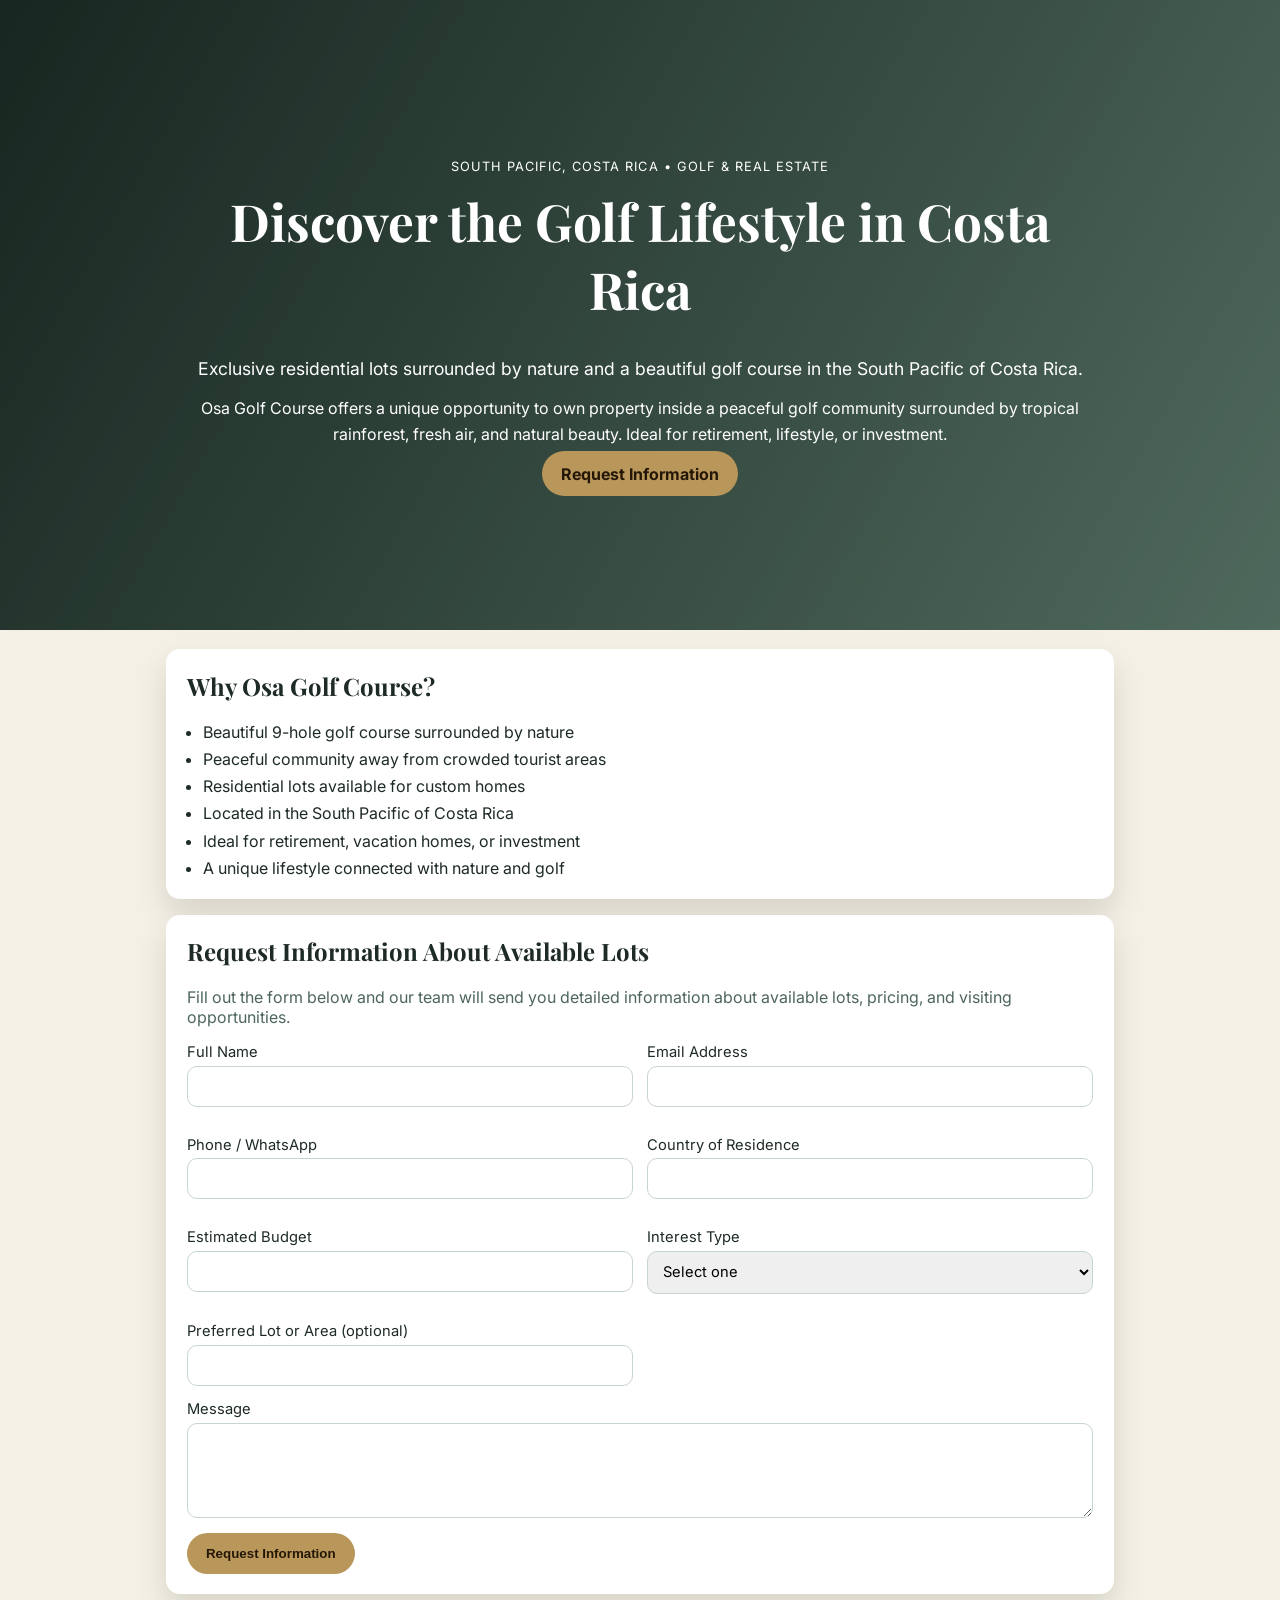
<file: templates/index.html>
<!DOCTYPE html>
<html lang="en">
<head>
  <meta charset="UTF-8" />
  <meta name="viewport" content="width=device-width, initial-scale=1.0" />
  <title>Osa Golf Course | Discover the Golf Lifestyle in Costa Rica</title>
  <link rel="preconnect" href="https://fonts.googleapis.com">
  <link rel="preconnect" href="https://fonts.gstatic.com" crossorigin>
  <link href="https://fonts.googleapis.com/css2?family=Playfair+Display:wght@500;700&family=Inter:wght@300;400;600;700&display=swap" rel="stylesheet">
  <link rel="stylesheet" href="/static/styles.css" />
</head>
<body>
  <div id="app"></div>
  <script src="/static/landing-app.js"></script>
</body>
</html>
</file>
<file: static/styles.css>
:root {
  --deep-green: #12382d;
  --forest: #245244;
  --sand: #f4f0e5;
  --gold: #b9965a;
  --text-dark: #1d2a26;
  --white: #ffffff;
}

* { box-sizing: border-box; }
body { margin: 0; font-family: 'Inter', sans-serif; color: var(--text-dark); background: var(--sand); }

.hero {
  position: relative;
  min-height: 70vh;
  display: flex;
  align-items: center;
  justify-content: center;
  text-align: center;
  padding: 3rem 1.2rem;
  background:
    linear-gradient(120deg, rgba(8, 28, 21, 0.9), rgba(24, 81, 62, 0.6)),
    url('https://images.unsplash.com/photo-1535131749006-b7f58c99034b?auto=format&fit=crop&w=1900&q=80') center/cover;
}
.overlay { position: absolute; inset: 0; background: rgba(4, 16, 12, 0.3); }
.hero-content { position: relative; max-width: 900px; color: var(--white); }
.eyebrow { text-transform: uppercase; letter-spacing: 0.08em; font-size: 0.8rem; }
h1, h2 { font-family: 'Playfair Display', serif; margin-top: 0; }
h1 { font-size: clamp(2rem, 4vw, 3.3rem); }
.subtitle { font-size: 1.1rem; }
.hero-description { line-height: 1.6; }

.cta-button,
button {
  background: var(--gold);
  color: #241707;
  border: 0;
  border-radius: 999px;
  padding: 0.8rem 1.2rem;
  font-weight: 700;
  cursor: pointer;
  text-decoration: none;
}

.content-wrapper {
  display: grid;
  gap: 1rem;
  width: min(980px, 100%);
  margin: 0 auto;
  padding: 1.2rem 1rem 2rem;
}
.card {
  background: var(--white);
  border-radius: 14px;
  box-shadow: 0 15px 30px rgba(0, 0, 0, 0.12);
  padding: 1.3rem;
}
.benefit-list { margin: 0; padding-left: 1rem; display: grid; gap: 0.45rem; }
.section-description { color: #4d655c; }

.grid { display: grid; grid-template-columns: repeat(2, minmax(0, 1fr)); gap: 0.9rem; }
label { display: block; font-size: 0.92rem; margin-bottom: 0.7rem; }
input, select, textarea {
  width: 100%;
  margin-top: 0.3rem;
  border: 1px solid #c8d5cd;
  border-radius: 10px;
  padding: 0.65rem;
  font: inherit;
}
.field-error { color: #b42318; display: block; margin-top: 0.2rem; font-size: 0.82rem; }
.inline-hint { color: #b42318; font-size: 0.9rem; }
.feedback { margin-top: 0.8rem; padding: 0.8rem; border-radius: 10px; white-space: pre-line; }
.feedback.success { background: #e5f5ec; color: #0d4c2f; }
.feedback.error { background: #ffe8e8; color: #842029; }

/* Admin */
.admin-body { background: #f7f8f6; }
.dashboard-container { padding: 1rem; }
.dashboard-header { display: flex; align-items: center; justify-content: space-between; gap: 0.6rem; flex-wrap: wrap; }
.filters {
  display: grid;
  grid-template-columns: 1.4fr 1fr auto;
  gap: 0.7rem;
  background: var(--white);
  border-radius: 12px;
  border: 1px solid #e6ece8;
  padding: 0.8rem;
  margin-bottom: 0.8rem;
}
.filter-actions { display: flex; align-items: end; }
.table-wrapper { overflow-x: auto; background: var(--white); border-radius: 12px; box-shadow: 0 8px 18px rgba(0,0,0,0.08); }
table { width: 100%; border-collapse: collapse; min-width: 900px; }
th, td { padding: 0.72rem; border-bottom: 1px solid #edf1ee; text-align: left; }
th { background: #f0f4f1; }
.badge { border-radius: 999px; padding: 0.2rem 0.6rem; font-size: 0.78rem; font-weight: 700; }
.badge.hot { background: #ffd8d6; color: #8e2012; }
.badge.warm { background: #fff1d2; color: #8a5200; }
.badge.cold { background: #d9ecff; color: #00427a; }

@media (max-width: 860px) {
  .grid, .filters { grid-template-columns: 1fr; }
}
</file>
